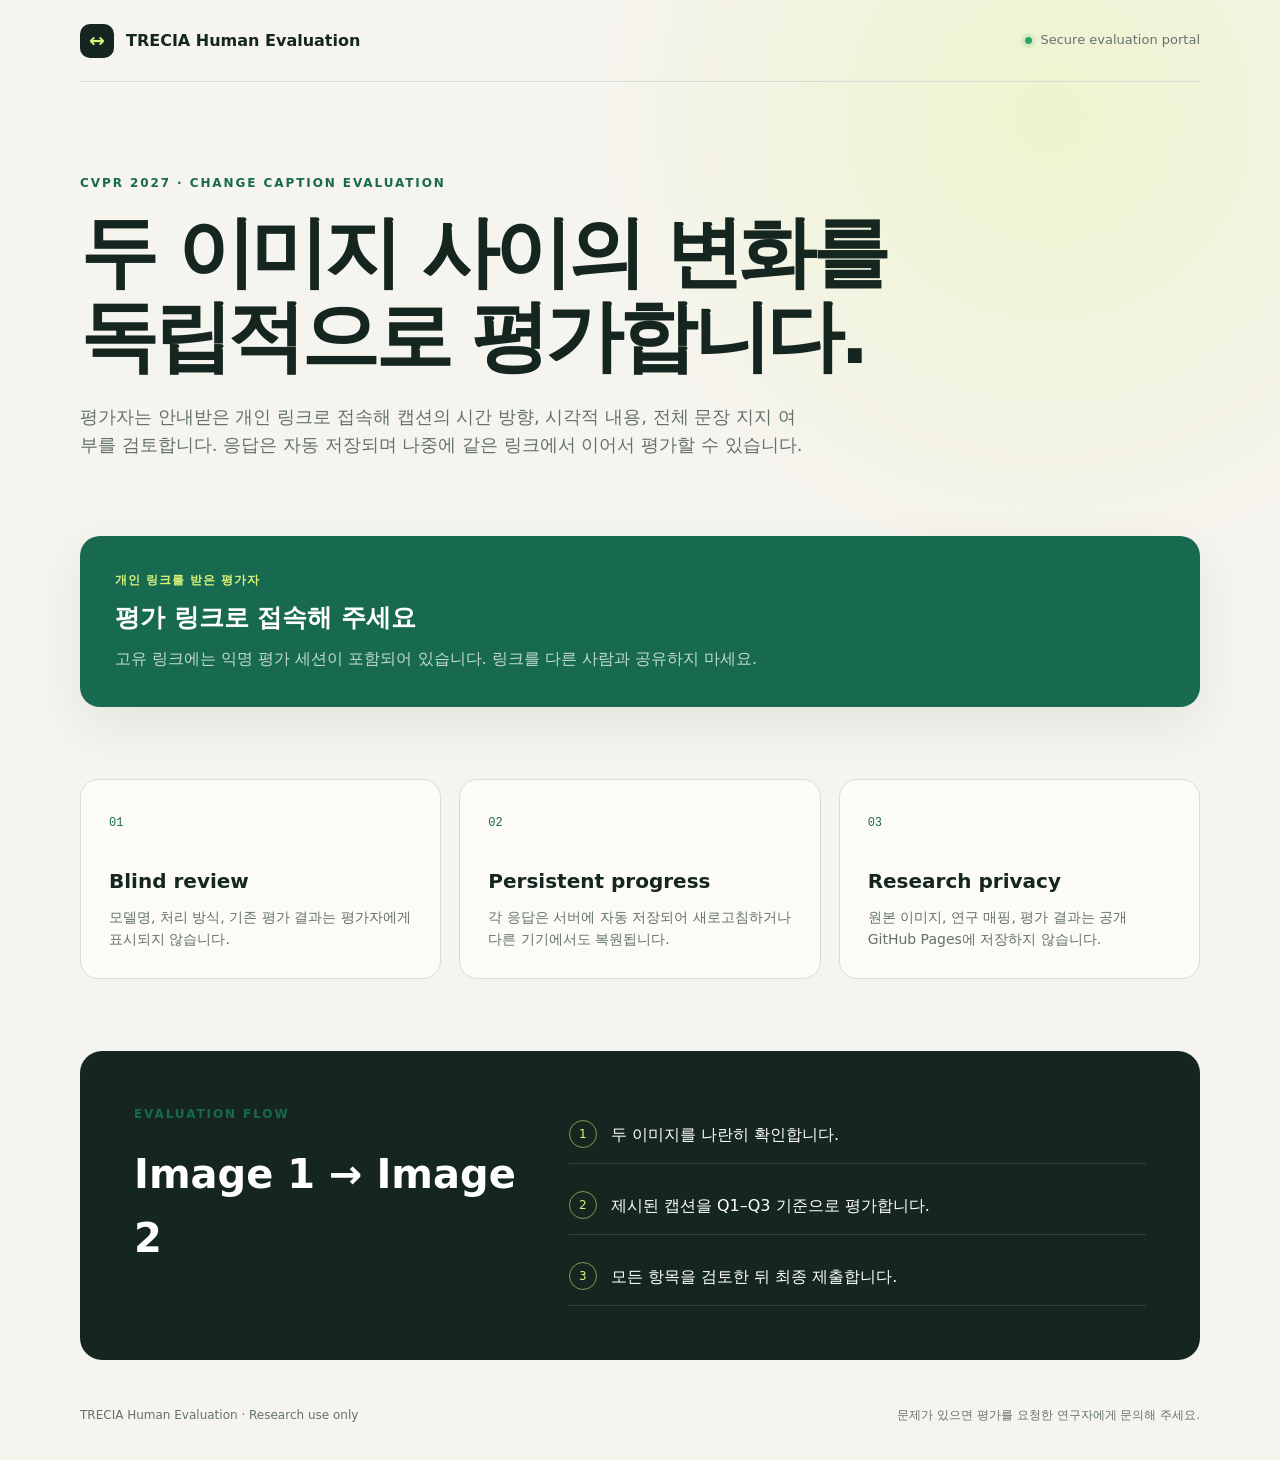
<file: index.html>
<!doctype html>
<html lang="ko">
  <head>
    <meta charset="utf-8">
    <meta name="viewport" content="width=device-width, initial-scale=1">
    <meta name="referrer" content="no-referrer">
    <meta name="robots" content="noindex, nofollow, noarchive">
    <meta name="description" content="TRECIA change-caption human evaluation access portal">
    <title>TRECIA Human Evaluation</title>
    <link rel="stylesheet" href="./assets/site.css">
    <script defer src="./assets/portal.js"></script>
  </head>
  <body>
    <header class="site-header">
      <a class="wordmark" href="./" aria-label="TRECIA Human Evaluation home">
        <span class="mark" aria-hidden="true">↔</span>
        <span>TRECIA Human Evaluation</span>
      </a>
      <span class="status"><span class="status-dot"></span>Secure evaluation portal</span>
    </header>

    <main>
      <section class="hero">
        <p class="eyebrow">CVPR 2027 · CHANGE CAPTION EVALUATION</p>
        <h1>두 이미지 사이의 변화를<br>독립적으로 평가합니다.</h1>
        <p class="lede">평가자는 안내받은 개인 링크로 접속해 캡션의 시간 방향, 시각적 내용, 전체 문장 지지 여부를 검토합니다. 응답은 자동 저장되며 나중에 같은 링크에서 이어서 평가할 수 있습니다.</p>
      </section>

      <section class="access-card" aria-labelledby="access-title">
        <div>
          <p class="step">개인 링크를 받은 평가자</p>
          <h2 id="access-title">평가 링크로 접속해 주세요</h2>
          <p>고유 링크에는 익명 평가 세션이 포함되어 있습니다. 링크를 다른 사람과 공유하지 마세요.</p>
        </div>
        <button class="primary-button" id="resume-button" type="button" hidden>평가 계속하기 <span>→</span></button>
      </section>

      <section class="principles" aria-label="Evaluation principles">
        <article>
          <span class="number">01</span>
          <h2>Blind review</h2>
          <p>모델명, 처리 방식, 기존 평가 결과는 평가자에게 표시되지 않습니다.</p>
        </article>
        <article>
          <span class="number">02</span>
          <h2>Persistent progress</h2>
          <p>각 응답은 서버에 자동 저장되어 새로고침하거나 다른 기기에서도 복원됩니다.</p>
        </article>
        <article>
          <span class="number">03</span>
          <h2>Research privacy</h2>
          <p>원본 이미지, 연구 매핑, 평가 결과는 공개 GitHub Pages에 저장하지 않습니다.</p>
        </article>
      </section>

      <section class="how-it-works">
        <div>
          <p class="eyebrow">EVALUATION FLOW</p>
          <h2>Image 1 → Image 2</h2>
        </div>
        <ol>
          <li><span>1</span>두 이미지를 나란히 확인합니다.</li>
          <li><span>2</span>제시된 캡션을 Q1–Q3 기준으로 평가합니다.</li>
          <li><span>3</span>모든 항목을 검토한 뒤 최종 제출합니다.</li>
        </ol>
      </section>
    </main>

    <footer>
      <p>TRECIA Human Evaluation · Research use only</p>
      <p>문제가 있으면 평가를 요청한 연구자에게 문의해 주세요.</p>
    </footer>
  </body>
</html>
</file>
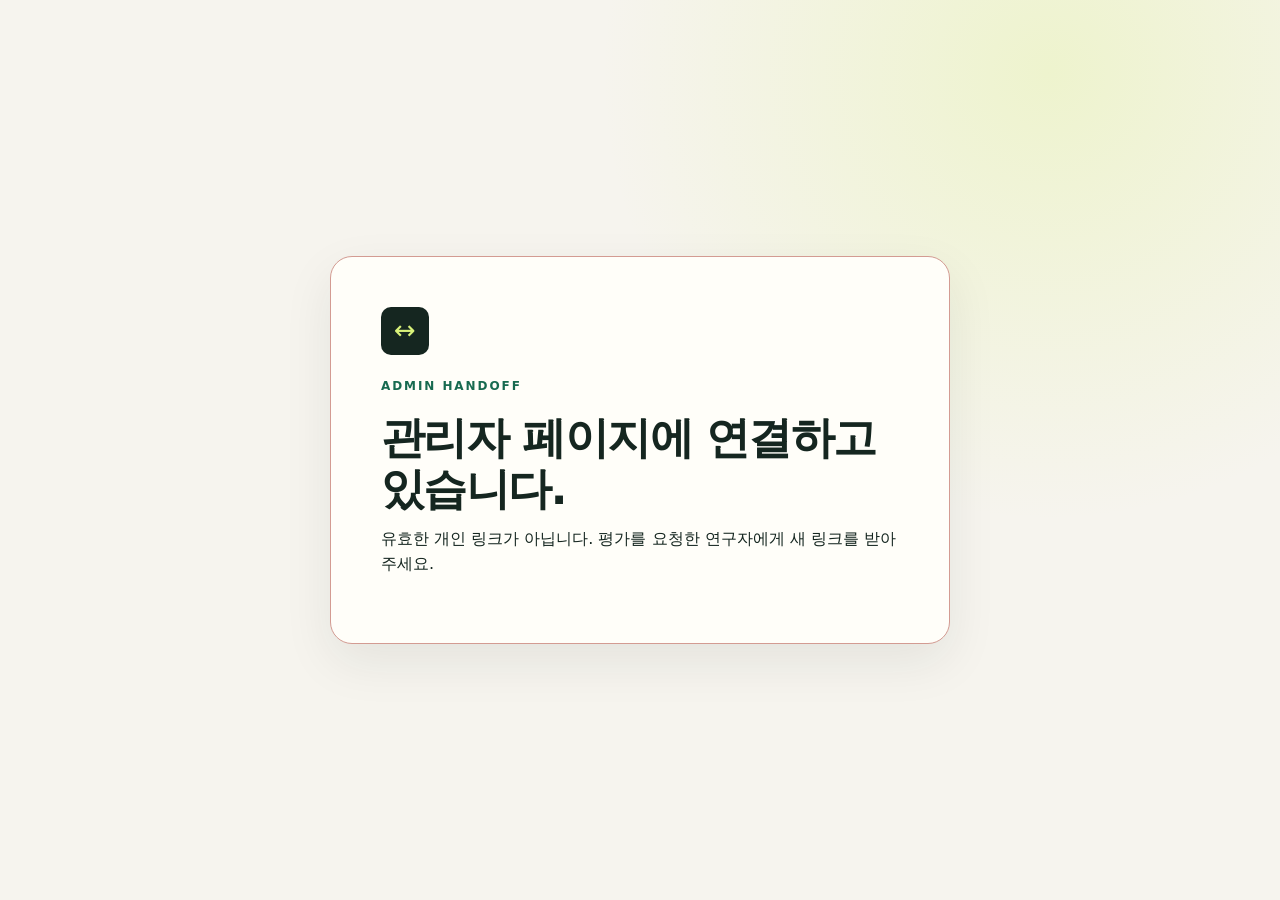
<file: admin/index.html>
<!doctype html>
<html lang="ko">
  <head>
    <meta charset="utf-8">
    <meta name="viewport" content="width=device-width, initial-scale=1">
    <meta name="referrer" content="no-referrer">
    <meta name="robots" content="noindex, nofollow, noarchive">
    <title>관리자 연결 중 · TRECIA</title>
    <link rel="stylesheet" href="../assets/site.css">
    <script defer src="../assets/redirect.js" data-role="admin"></script>
  </head>
  <body class="handoff-page">
    <main class="handoff-card">
      <span class="mark large" aria-hidden="true">↔</span>
      <p class="eyebrow">ADMIN HANDOFF</p>
      <h1>관리자 페이지에 연결하고 있습니다.</h1>
      <p id="handoff-message">잠시만 기다려 주세요…</p>
      <noscript>관리자 링크를 열려면 JavaScript가 필요합니다.</noscript>
    </main>
  </body>
</html>
</file>
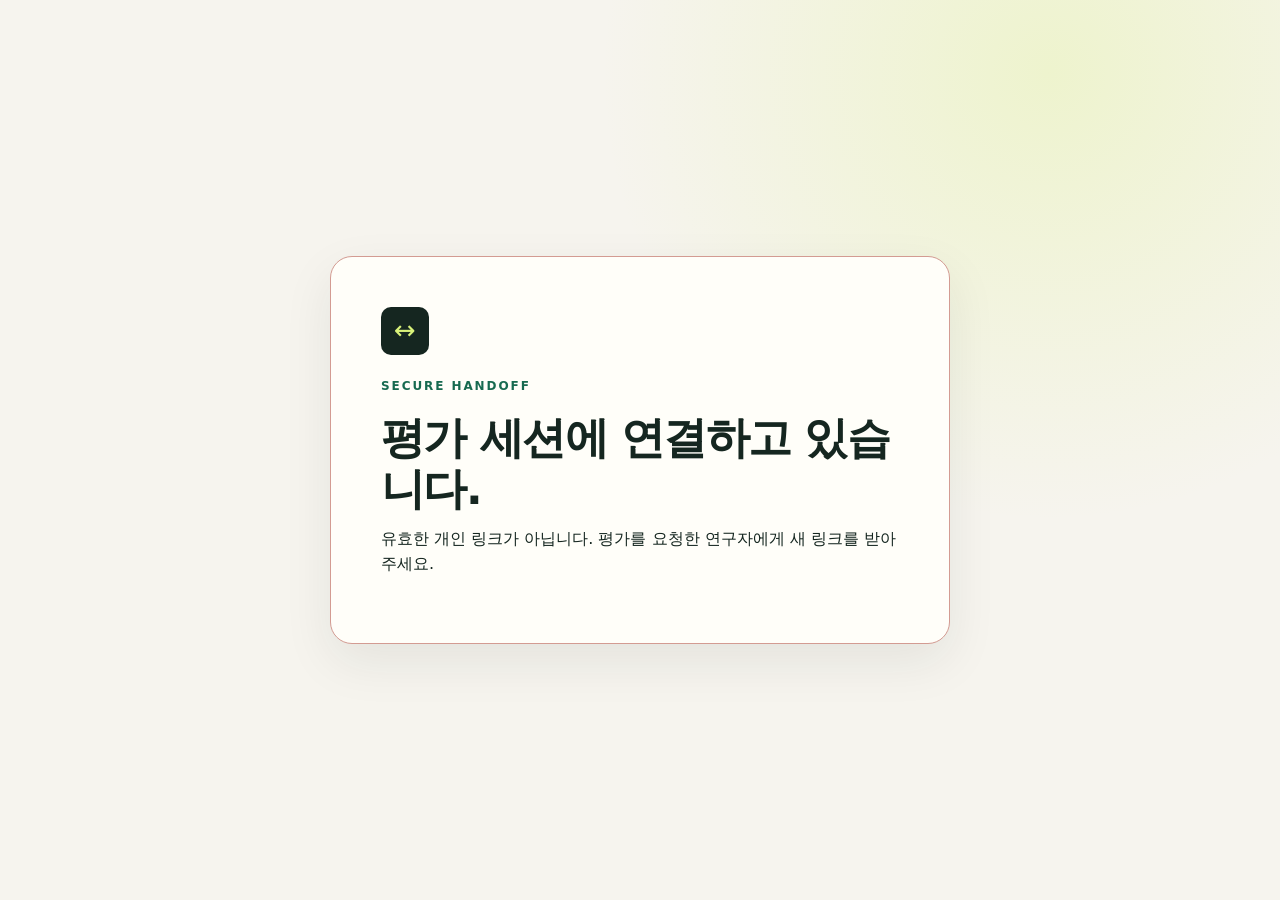
<file: evaluate/index.html>
<!doctype html>
<html lang="ko">
  <head>
    <meta charset="utf-8">
    <meta name="viewport" content="width=device-width, initial-scale=1">
    <meta name="referrer" content="no-referrer">
    <meta name="robots" content="noindex, nofollow, noarchive">
    <title>평가 세션 연결 중 · TRECIA</title>
    <link rel="stylesheet" href="../assets/site.css">
    <script defer src="../assets/redirect.js" data-role="evaluate"></script>
  </head>
  <body class="handoff-page">
    <main class="handoff-card">
      <span class="mark large" aria-hidden="true">↔</span>
      <p class="eyebrow">SECURE HANDOFF</p>
      <h1>평가 세션에 연결하고 있습니다.</h1>
      <p id="handoff-message">잠시만 기다려 주세요…</p>
      <noscript>평가 링크를 열려면 JavaScript가 필요합니다.</noscript>
    </main>
  </body>
</html>
</file>
<file: assets/site.css>
:root {
  --ink: #152620;
  --muted: #63726c;
  --paper: #f6f4ee;
  --card: #fffef9;
  --line: #d9ddd7;
  --green: #176a50;
  --lime: #d9f27a;
  --shadow: 0 18px 50px rgba(21, 38, 32, 0.08);
}

* { box-sizing: border-box; }
html { color-scheme: light; }
body {
  margin: 0;
  background:
    radial-gradient(circle at 82% 8%, rgba(217, 242, 122, 0.28), transparent 28rem),
    var(--paper);
  color: var(--ink);
  font-family: Inter, Pretendard, "Noto Sans KR", ui-sans-serif, system-ui, -apple-system, sans-serif;
  line-height: 1.6;
}

.site-header, main, footer { width: min(1120px, calc(100% - 40px)); margin-inline: auto; }
.site-header {
  min-height: 82px;
  display: flex;
  align-items: center;
  justify-content: space-between;
  border-bottom: 1px solid var(--line);
}
.wordmark { display: flex; align-items: center; gap: 12px; color: inherit; font-weight: 750; text-decoration: none; }
.mark {
  width: 34px;
  height: 34px;
  display: inline-grid;
  place-items: center;
  border-radius: 10px;
  background: var(--ink);
  color: var(--lime);
  font-size: 19px;
}
.mark.large { width: 48px; height: 48px; margin-bottom: 22px; font-size: 26px; }
.status { color: var(--muted); font-size: 13px; }
.status-dot { display: inline-block; width: 7px; height: 7px; margin-right: 8px; border-radius: 50%; background: #27a36b; box-shadow: 0 0 0 4px rgba(39, 163, 107, .12); }

.hero { padding: 92px 0 58px; max-width: 930px; }
.eyebrow { margin: 0 0 17px; color: var(--green); font-size: 12px; font-weight: 800; letter-spacing: .16em; }
h1, h2, p { margin-top: 0; }
.hero h1 { margin-bottom: 24px; max-width: 850px; font-size: clamp(42px, 7vw, 78px); line-height: 1.08; letter-spacing: -.055em; }
.lede { max-width: 730px; color: var(--muted); font-size: 18px; }

.access-card {
  display: flex;
  align-items: center;
  justify-content: space-between;
  gap: 30px;
  padding: 34px;
  border: 1px solid rgba(23, 106, 80, .2);
  border-radius: 20px;
  background: var(--green);
  color: white;
  box-shadow: var(--shadow);
}
.access-card h2 { margin-bottom: 8px; font-size: 25px; }
.access-card p { margin-bottom: 0; color: rgba(255,255,255,.74); }
.access-card .step { margin-bottom: 8px; color: var(--lime); font-size: 12px; font-weight: 800; letter-spacing: .08em; text-transform: uppercase; }
.primary-button { flex: none; padding: 14px 18px; border: 0; border-radius: 12px; background: var(--lime); color: var(--ink); font: inherit; font-weight: 800; cursor: pointer; }

.principles { display: grid; grid-template-columns: repeat(3, 1fr); gap: 18px; padding: 72px 0; }
.principles article { padding: 28px; border: 1px solid var(--line); border-radius: 18px; background: rgba(255,254,249,.72); }
.principles .number { color: var(--green); font-family: ui-monospace, monospace; font-size: 12px; }
.principles h2 { margin: 31px 0 9px; font-size: 20px; }
.principles p { margin-bottom: 0; color: var(--muted); font-size: 14px; }

.how-it-works { display: grid; grid-template-columns: .8fr 1.2fr; gap: 50px; padding: 54px; border-radius: 22px; background: var(--ink); color: white; }
.how-it-works h2 { font-size: clamp(26px, 4vw, 40px); }
.how-it-works ol { display: grid; gap: 12px; margin: 0; padding: 0; list-style: none; }
.how-it-works li { display: flex; align-items: center; gap: 14px; padding: 15px 0; border-bottom: 1px solid rgba(255,255,255,.12); }
.how-it-works li span { width: 28px; height: 28px; display: grid; place-items: center; border: 1px solid rgba(217,242,122,.55); border-radius: 50%; color: var(--lime); font-size: 12px; }

footer { display: flex; justify-content: space-between; gap: 20px; padding: 46px 0 34px; color: var(--muted); font-size: 12px; }
footer p { margin: 0; }

.handoff-page { min-height: 100vh; display: grid; place-items: center; padding: 22px; }
.handoff-card { width: min(620px, 100%); padding: 50px; border: 1px solid var(--line); border-radius: 22px; background: var(--card); box-shadow: var(--shadow); }
.handoff-card h1 { margin-bottom: 12px; font-size: clamp(28px, 5vw, 44px); line-height: 1.14; letter-spacing: -.035em; }
.handoff-card p:last-child { color: var(--muted); }
.handoff-error .handoff-card { border-color: #d39b92; }

@media (max-width: 760px) {
  .site-header { min-height: 70px; }
  .status { display: none; }
  .hero { padding: 64px 0 42px; }
  .hero h1 { font-size: clamp(38px, 13vw, 58px); }
  .access-card { align-items: flex-start; flex-direction: column; padding: 26px; }
  .principles { grid-template-columns: 1fr; padding: 48px 0; }
  .principles h2 { margin-top: 20px; }
  .how-it-works { grid-template-columns: 1fr; gap: 12px; padding: 28px; }
  footer { flex-direction: column; }
  .handoff-card { padding: 34px 26px; }
}
</file>
